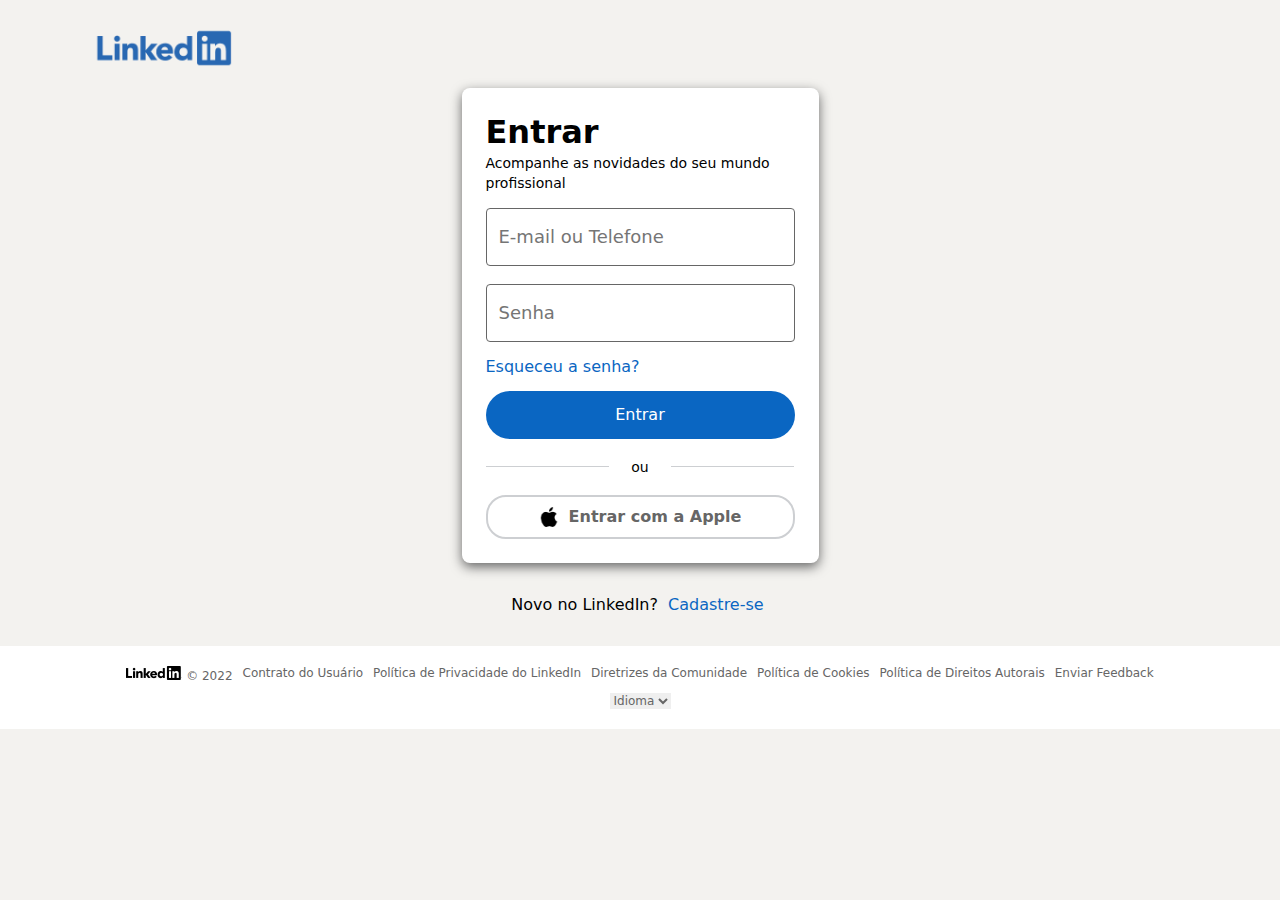
<file: index.html>
<!DOCTYPE html>
<html lang="pt-br">

<head>
    <meta charset="UTF-8">
    <meta http-equiv="X-UA-Compatible" content="IE=edge" />
    <meta name="viewport" content="width=device-width, user-scalable=0" />

    <!-- ICON LINKEDIN - ABA -->
    <link rel="shortcut icon" href="../assets/images/icon.png" type="image/x-icon" />

    <!-- CSS EXTERNO -->
    <link rel="stylesheet" href="assets/css/login.css">

    <title>Entrar ou Cadastrar-se no LinkedIn | LinkedIn</title>
</head>

<body>

    <header>
        <div class="container">
            <img src="assets/images/logo.png" alt="Logo LinkedIn">
        </div>
    </header>


    <section id="login">

        <div class="logar">

            <form action="pages/feed.html" method="get">

                <h1>Entrar</h1>
                <p>Acompanhe as novidades do seu mundo profissional</p>

                <input type="text" name="user" placeholder="E-mail ou Telefone" required />
                <input type="password" name="password" placeholder="Senha" minlength="6" maxlength="20" required />

                <a href="#" class="forgot-password">Esqueceu a senha?</a>

                <input type="submit" value="Entrar" />

            </form>



            <div class="option">
                <span class="line"></span>
                <span>ou</span>
                <span class="line"></span>
            </div>

            <div class="login">
                <a href="#" class="apple">
                    <div>
                        <img src="assets/images/apple-icon.png" alt="logo Apple" /> <span>Entrar com a Apple</span>
                    </div>
                </a>

            </div>



        </div>

    </section>

    <div class="register">Novo no LinkedIn? <a href="pages/cadastro.html">Cadastre-se</a></div>


    <footer>

        <div class="container">

            <nav>
                <ul>

                    <div class="logo-black-linkedin">

                        <img src="assets/images/linkedin-black.png" alt="Logo Linkedin Black">
                        &copy; 2022

                    </div>

                    <a href="#">
                        <li>Contrato do Usuário</li>
                    </a>

                    <a href="#">
                        <li>Política de Privacidade do LinkedIn</li>
                    </a>

                    <a href="#">
                        <li>Diretrizes da Comunidade</li>
                    </a>

                    <a href="#">
                        <li>Política de Cookies</li>
                    </a>

                    <a href="#">
                        <li>Política de Direitos Autorais</li>
                    </a>

                    <a href="#">
                        <li>Enviar Feedback</li>
                    </a>

                    <select name="language">
                        <option value="">Idioma</option>
                    </select>

                </ul>


            </nav>


        </div>



    </footer>



</body>

</html>
</file>
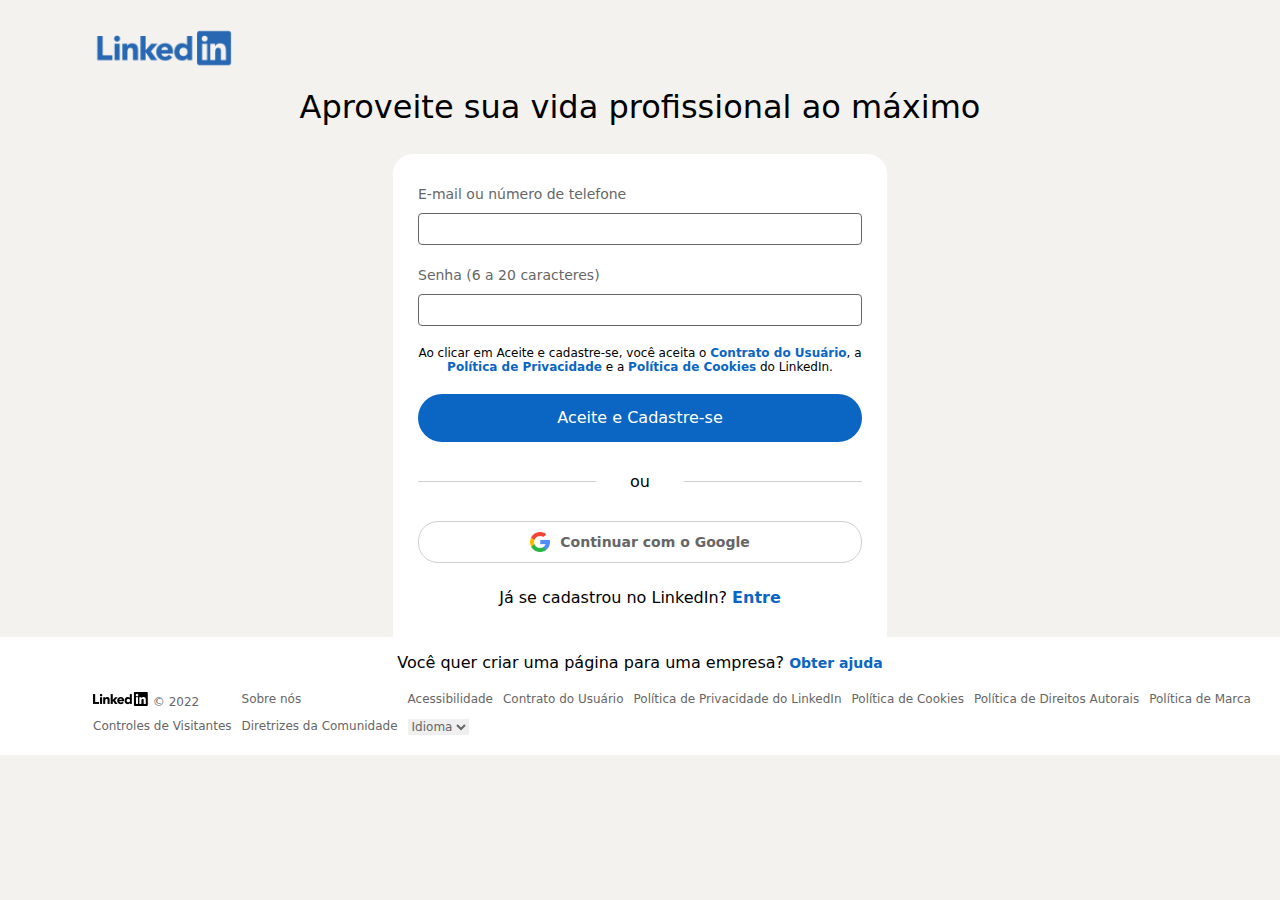
<file: pages/cadastro.html>
<!DOCTYPE html>
<html lang="pt-br">

<head>
    <meta charset="UTF-8" />
    <meta http-equiv="X-UA-Compatible" content="IE=edge" />
    <meta name="viewport" content="width=device-width, user-scalable=0" />

    <!-- ICON LINKEDIN - ABA -->
    <link rel="shortcut icon" href="../assets/images/icon.png" type="image/x-icon" />

    <!-- CSS EXTERNO -->
    <link rel="stylesheet" href="../assets/css/cadastro.css" />

    <title>Cadastre-se | LinkedIn</title>
</head>

<body>

    <header>
        <div class="container">
            <img src="../assets/images/logo.png" alt="Logo LinkedIn">
        </div>
    </header>

    <div class="registration-title">
        <h1>Aproveite sua vida profissional ao máximo</h1>
    </div>

    <section id="registration">

        <div class="register">

            <form action="" method="">
                <label for="user">E-mail ou número de telefone <br />
                    <input type="text" name="user" id="user" minlength="11" required />
                </label>
                <br />
                <label>Senha (6 a 20 caracteres) <br />
                    <input type="password" name="password" id="password" minlength="6" maxlength="20" required />
                </label>

                <p>Ao clicar em Aceite e cadastre-se, você aceita o <a href="">Contrato do Usuário</a>, a <a
                        href="">Política de Privacidade</a> e
                    a <a href="">Política de Cookies</a> do LinkedIn.</p>

                <input type="submit" value="Aceite e Cadastre-se" />

            </form>

            <div class="option">
                <span class="line"></span>
                <span>ou</span>
                <span class="line"></span>
            </div>

            <div class="login">
                <a href="#" class="google">
                    <div>
                        <img src="../assets/images/google-icon.png" alt="logo Google" /> <span>Continuar com o
                            Google</span>
                    </div>
                </a>

                <div class="linkedin">
                    <span>Já se cadastrou no LinkedIn? <a href="../index.html" class="login-link">Entre</a> </span>
                </div>

            </div>


        </div>


    </section>


    <div class="help-company">
        <p class="help">Você quer criar uma página para uma empresa? <a href="#">Obter ajuda</a></p>
    </div>


    <footer>

        <div class="container">

            <nav>
                <ul>

                    <div class="logo-black-linkedin">

                        <img src="../assets/images/linkedin-black.png" alt="Logo Linkedin Black">
                        &copy; 2022

                    </div>

                    <a href="#">
                        <li>Sobre nós</li>
                    </a>

                    <a href="#">
                        <li>Acessibilidade</li>
                    </a>

                    <a href="#">
                        <li>Contrato do Usuário</li>
                    </a>

                    <a href="#">
                        <li>Política de Privacidade do LinkedIn</li>
                    </a>

                    <a href="#">
                        <li>Política de Cookies</li>
                    </a>

                    <a href="#">
                        <li>Política de Direitos Autorais</li>
                    </a>

                    <a href="#">
                        <li>Política de Marca</li>
                    </a>

                    <a href="#">
                        <li>Controles de Visitantes</li>
                    </a>

                    <a href="#">
                        <li>Diretrizes da Comunidade</li>
                    </a>

                    <select name="language">
                        <option value="">Idioma</option>
                    </select>

                </ul>


            </nav>


        </div>



    </footer>



</body>

</html>
</file>
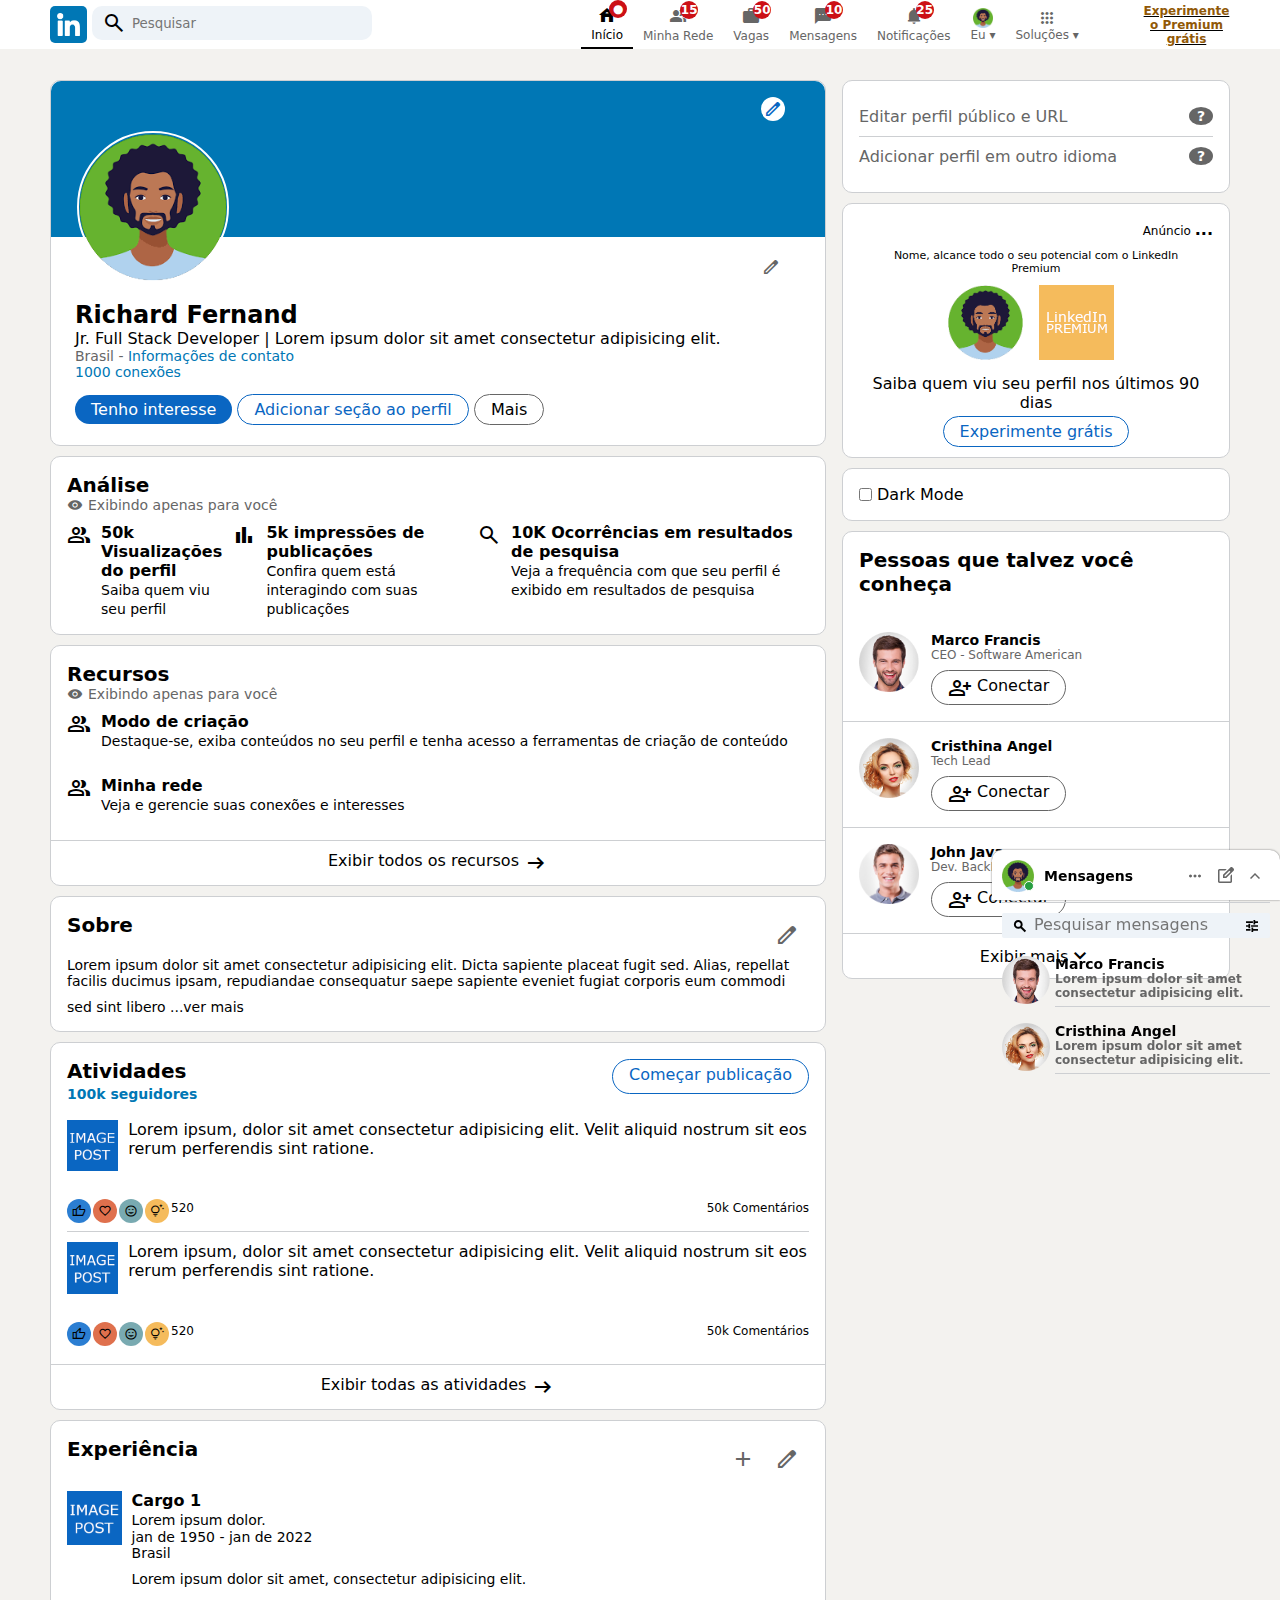
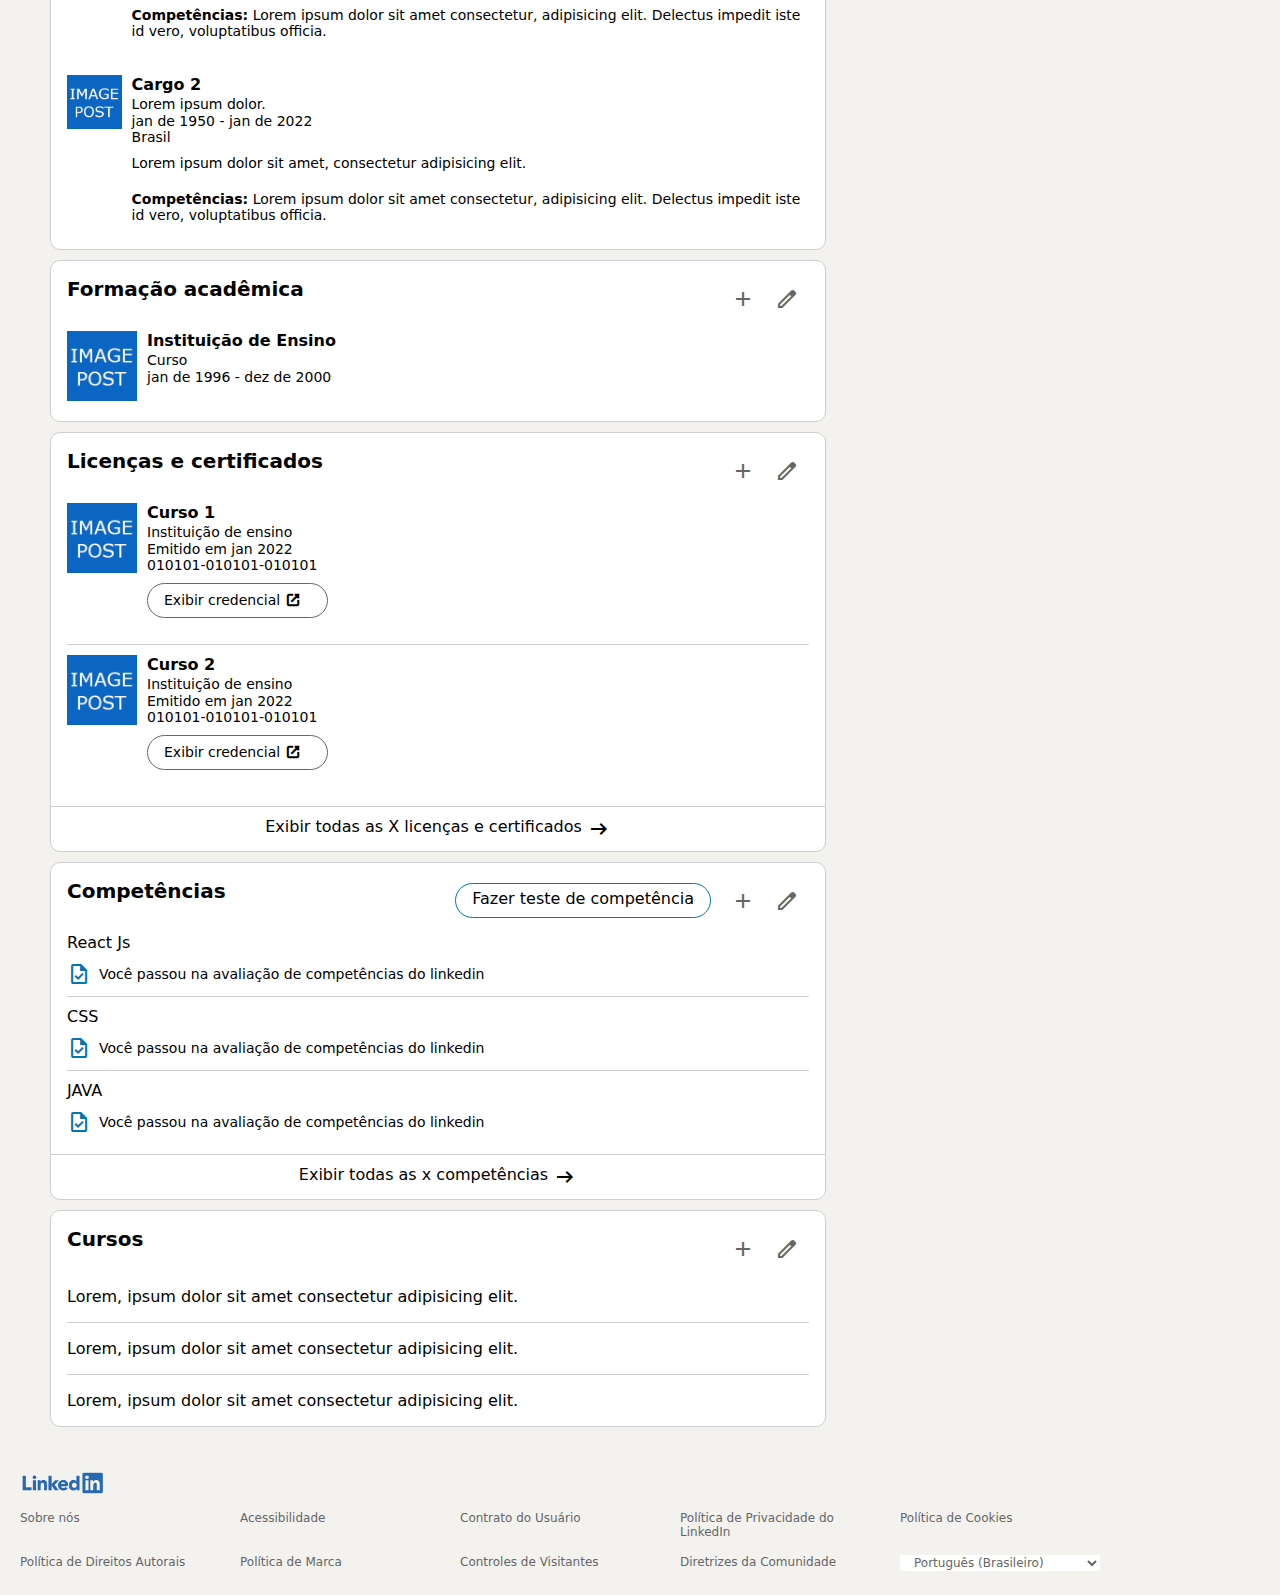
<file: pages/profile.html>
<!DOCTYPE html>
<html lang="pt-br">

<head>
    <meta charset="UTF-8" />
    <meta http-equiv="X-UA-Compatible" content="IE=edge" />
    <meta name="viewport" content="width=device-width, user-scalable=0" />

    <!-- ICON LINKEDIN - ABA -->
    <link rel="shortcut icon" href="../assets/images/icon.png" type="image/x-icon" />

    <!-- GOOGLE ICON -->
    <link rel="stylesheet"
        href="https://fonts.googleapis.com/css2?family=Material+Symbols+Outlined:opsz,wght,FILL,GRAD@20..48,100..700,0..1,-50..200" />

    <!-- CSS EXTERNO -->
    <link rel="stylesheet" href="../assets/css/profile.css" />

    <!-- JS EXTERNO -->
    <script src="../assets/js/script.js" defer></script>

    <title>Perfil | LinkedIn</title>
</head>

<body>


    <!-- CABEÇALHO -->
    <header>

        <div class="logo-search">

            <a href="feed.html">
                <div class="logo">
                    <!-- <img src="../assets/images/logo-feed.png" alt="" /> -->
                </div>
            </a>

            <!-- BOTÃO DE PESQUISA -->
            <div class="search">
                <form action="">
                    <!-- ICON LUPA -->
                    <span class="material-symbols-outlined">
                        search
                    </span>
                    <input type="search" name="search" placeholder="Pesquisar" />
                </form>
            </div>

        </div>




        <div class="menu">

            <nav>
                <a href="" class="active">
                    <div class="notifications">
                        <div class="notify">&#9679;</div>
                        <span class="material-symbols-outlined">
                            house
                        </span>
                    </div>
                    Início
                </a>
                <a href="">
                    <div class="notifications">
                        <div class="notify">15</div>
                        <span class="material-symbols-outlined">
                            group
                        </span>
                    </div>
                    Minha Rede
                </a>
                <a href="">
                    <div class="notifications">
                        <div class="notify">50</div>
                        <span class="material-symbols-outlined">
                            work
                        </span>
                    </div>
                    Vagas
                </a>
                <a href="#" class="msg">
                    <div class="notifications">
                        <div class="notify">10</div>
                        <span class="material-symbols-outlined">
                            sms
                        </span>
                    </div>
                    Mensagens
                </a>
                <a href="">
                    <div class="notifications">
                        <div class="notify">25</div>
                        <span class="material-symbols-outlined">
                            notifications
                        </span>
                    </div>
                    Notificações
                </a>
                <a href="">
                    <img src="../media/homem3.png" class="photo-user" alt="Foto Usuário" />
                    Eu &#9662;
                </a>

                <!-- <div class="solutions"> -->
                <a href="">
                    <span class="material-symbols-outlined">
                        apps
                    </span>
                    Soluções &#9662;
                </a>
                <!-- </div> -->


            </nav>
        </div>

        <div class="premium">
            <a href="">Experimente o Premium grátis</a>
        </div>


    </header>



    <div id="profile">

        <main>

            <!-- INFO USUÁRIO LOGADO -->
            <section class="profile-info">

                <div class="banner">

                    <button class="material-symbols-outlined">
                        edit
                    </button>

                    <img src="../media/homem3.png" alt="">

                </div>


                <div class="profile-user">

                    <!-- Icon para editar informações do usuário -->
                    <div class="edit-profile-user">
                        <button class="material-symbols-outlined">
                            edit
                        </button>

                    </div>



                    <h1>Richard Fernand</h1>

                    <p class="profile-user-title">Jr. Full Stack Developer | Lorem ipsum dolor sit amet consectetur
                        adipisicing elit.</p>

                    <div class="location-user">Brasil - <a href="" class="contact">Informações de contato</a></div>


                    <a href="" class="conections">1000 conexões</a>


                    <div class="links">
                        <a href="" class="btn btn-blue">Tenho interesse</a>
                        <a href="" class="btn btn-blue2">Adicionar seção ao perfil</a>
                        <a href="" class="btn">Mais</a>
                    </div>

                </div>



            </section>



            <!-- SEÇÃO ANÁLISE -->
            <section class="default-main">

                <div class="default-content-header">

                    <h2>Análise</h2>

                </div>

                <div class="info-add">

                    <span class="material-symbols-outlined">
                        visibility
                    </span>

                    Exibindo apenas para você
                </div>


                <!-- Área principal da seção -->
                <div class="default-content-body">

                    <div class="content">

                        <a href="">

                            <div class="icon">

                                <span class="material-symbols-outlined">
                                    group
                                </span>

                            </div>

                            <div class="text">
                                <h3>50k Visualizações do perfil</h3>
                                <span>Saiba quem viu seu perfil</span>

                            </div>

                        </a>

                    </div>

                    <div class="content">

                        <a href="">
                            <div class="icon">

                                <span class="material-symbols-outlined">
                                    bar_chart
                                </span>

                            </div>

                            <div class="text">
                                <h3>5k impressões de publicações</h3>
                                <span>Confira quem está interagindo com suas publicações</span>

                            </div>

                        </a>

                    </div>

                    <div class="content">

                        <a href="">
                            <div class="icon">

                                <span class="material-symbols-outlined">
                                    search
                                </span>

                            </div>

                            <div class="text">
                                <h3>10K Ocorrências em resultados de pesquisa</h3>
                                <span>Veja a frequência com que seu perfil é exibido em resultados de pesquisa</span>

                            </div>

                        </a>

                    </div>


                </div>


            </section>


            <!-- SEÇÃO RECURSOS -->
            <section class="default-main">

                <div class="default-content-header">

                    <h2>Recursos</h2>

                </div>

                <div class="info-add">

                    <span class="material-symbols-outlined">
                        visibility
                    </span>

                    Exibindo apenas para você
                </div>


                <!-- Área principal da seção -->
                <div class="default-content-body column">

                    <div class="content">

                        <a href="">

                            <div class="icon">

                                <span class="material-symbols-outlined">
                                    group
                                </span>

                            </div>

                            <div class="text">
                                <h3>Modo de criação</h3>
                                <span>Destaque-se, exiba conteúdos no seu perfil e tenha acesso a ferramentas de criação
                                    de conteúdo</span>

                            </div>

                        </a>

                    </div>

                    <div class="content">

                        <a href="">
                            <div class="icon">

                                <span class="material-symbols-outlined">
                                    group
                                </span>

                            </div>

                            <div class="text">
                                <h3>Minha rede</h3>
                                <span>Veja e gerencie suas conexões e interesses</span>

                            </div>

                        </a>

                    </div>

                </div>



                <div class="show-more">

                    <a href="">

                        Exibir todos os recursos

                        <span class="material-symbols-outlined">
                            arrow_right_alt
                        </span>

                    </a>

                </div>


            </section>




            <!-- SEÇÃO SOBRE -->
            <section class="default-main">

                <div class="default-content-header">

                    <h2>Sobre</h2>

                    <div class="icons">
                        <a href="">
                            <span class="material-symbols-outlined">
                                edit
                            </span>
                        </a>
                    </div>
                </div>


                <!-- Área principal da seção -->
                <div class="default-content-body">

                    <div class="content">

                        <p class="about-me">Lorem ipsum dolor sit amet consectetur adipisicing elit. Dicta sapiente
                            placeat fugit sed. Alias, repellat facilis ducimus ipsam, repudiandae consequatur saepe
                            sapiente eveniet fugiat corporis eum commodi sed sint libero <a href="">...ver mais</a></p>

                    </div>


                </div>

            </section>



            <!-- SEÇÃO ATIVIDADES -->
            <section class="default-main">

                <div class="default-content-header">

                    <h2>Atividades</h2>

                    <a href="" class="btn btn-blue2">Começar publicação</a>

                </div>

                <div class="info-add followers">
                    <a href="">100k seguidores</a>
                </div>


                <!-- Área principal da seção -->
                <div class="default-content-body column">

                    <div class="content border-bottom">

                        <a href="">
                            <div class="post-photo">

                                <img src="../media/img-post-user.png" alt="Foto post" />

                            </div>

                            <div class="text">

                                <p>
                                    Lorem ipsum, dolor sit amet consectetur adipisicing elit. Velit aliquid nostrum sit
                                    eos rerum perferendis sint ratione.
                                </p>

                            </div>

                        </a>

                        <!-- Interações / curtidas / comentários  -->
                        <div class="interactions">

                            <div class="likes">

                                <span class="material-symbols-outlined like">thumb_up_off</span>

                                <span class="material-symbols-outlined heart">
                                    favorite
                                </span>

                                <span class="material-symbols-outlined laugh">
                                    sentiment_very_satisfied
                                </span>

                                <span class="material-symbols-outlined idea">
                                    tips_and_updates
                                </span>


                                <!-- TOTAL INTERAÇÕES -->
                                <a href="">520</a>

                            </div>

                            <div class="interaction">
                                <a href="">50k Comentários</a>
                            </div>

                        </div>

                    </div>



                    <div class="content">

                        <a href="">
                            <div class="post-photo">

                                <img src="../media/img-post-user.png" alt="Foto post" />

                            </div>

                            <div class="text">

                                <p>
                                    Lorem ipsum, dolor sit amet consectetur adipisicing elit. Velit aliquid nostrum sit
                                    eos rerum perferendis sint ratione.
                                </p>

                            </div>

                        </a>

                        <!-- Interações / curtidas / comentários  -->
                        <div class="interactions">

                            <div class="likes">

                                <span class="material-symbols-outlined like">thumb_up_off</span>

                                <span class="material-symbols-outlined heart">
                                    favorite
                                </span>

                                <span class="material-symbols-outlined laugh">
                                    sentiment_very_satisfied
                                </span>

                                <span class="material-symbols-outlined idea">
                                    tips_and_updates
                                </span>


                                <!-- TOTAL INTERAÇÕES -->
                                <a href="">520</a>

                            </div>

                            <div class="interaction">
                                <a href="">50k Comentários</a>
                            </div>

                        </div>

                    </div>

                </div>


                <div class="show-more">

                    <a href="">

                        Exibir todas as atividades

                        <span class="material-symbols-outlined">
                            arrow_right_alt
                        </span>

                    </a>

                </div>


            </section>



            <!-- SEÇÃO EXPERIÊNCIA -->
            <section class="default-main">

                <div class="default-content-header">

                    <h2>Experiência</h2>

                    <div class="icons">
                        <a href="">
                            <span class="material-symbols-outlined">
                                add
                            </span>
                        </a>

                        <a href="">
                            <span class="material-symbols-outlined">
                                edit
                            </span>
                        </a>
                    </div>
                </div>



                <!-- Área principal da seção -->
                <div class="default-content-body column">

                    <div class="content">

                        <a href="">

                            <div class="company-logo">

                                <img src="../media/img-post-user.png" alt="company-logo">

                            </div>

                            <div class="experience">
                                <h3 class="office">Cargo 1</h3>
                                <span class="company">Lorem ipsum dolor.</span>
                                <div class="job-period">jan de 1950 - jan de 2022</div>
                                <div class="location">Brasil</div>


                                <div class="description">Lorem ipsum dolor sit amet, consectetur adipisicing elit.</div>

                                <div class="skills"><strong>Competências:</strong> Lorem ipsum dolor sit amet
                                    consectetur, adipisicing elit. Delectus impedit iste id vero, voluptatibus officia.
                                </div>

                            </div>



                        </a>

                    </div>


                    <div class="content">

                        <a href="">

                            <div class="company-logo">

                                <img src="../media/img-post-user.png" alt="company-logo">

                            </div>

                            <div class="experience">
                                <h3 class="office">Cargo 2</h3>
                                <span class="company">Lorem ipsum dolor.</span>
                                <div class="job-period">jan de 1950 - jan de 2022</div>
                                <div class="location">Brasil</div>


                                <div class="description">Lorem ipsum dolor sit amet, consectetur adipisicing elit.</div>

                                <div class="skills"><strong>Competências:</strong> Lorem ipsum dolor sit amet
                                    consectetur, adipisicing elit. Delectus impedit iste id vero, voluptatibus officia.
                                </div>

                            </div>



                        </a>

                    </div>




                </div>


            </section>


            <!-- SEÇÃO FORMAÇÃO ACADÊMICA -->
            <section class="default-main">

                <div class="default-content-header">

                    <h2>Formação acadêmica</h2>

                    <div class="icons">
                        <a href="">
                            <span class="material-symbols-outlined">
                                add
                            </span>
                        </a>

                        <a href="">
                            <span class="material-symbols-outlined">
                                edit
                            </span>
                        </a>
                    </div>
                </div>



                <!-- Área principal da seção -->
                <div class="default-content-body column">

                    <div class="content">

                        <a href="">

                            <div class="company-logo">

                                <img src="../media/img-post-user.png" alt="university-logo">

                            </div>

                            <div class="formation">
                                <h3 class="college">Instituição de Ensino</h3>
                                <span class="course">Curso</span>
                                <div class="course-period">jan de 1996 - dez de 2000</div>

                            </div>

                        </a>

                    </div>


                </div>


            </section>


            <!-- SEÇÃO LICENÇAS E CERTIFICADOS -->
            <section class="default-main">

                <div class="default-content-header">

                    <h2>Licenças e certificados</h2>

                    <div class="icons">
                        <a href="">
                            <span class="material-symbols-outlined">
                                add
                            </span>
                        </a>

                        <a href="">
                            <span class="material-symbols-outlined">
                                edit
                            </span>
                        </a>
                    </div>
                </div>



                <!-- Área principal da seção -->
                <div class="default-content-body column">

                    <div class="content border-bottom">

                        <a href="">

                            <div class="company-logo">

                                <img src="../media/img-post-user.png" alt="university-logo">

                            </div>

                            <div class="formation">
                                <h3 class="college">Curso 1</h3>
                                <span class="course">Instituição de ensino</span>
                                <div class="course-period">Emitido em jan 2022</div>
                                <div class="credential-code">010101-010101-010101</div>

                                <span class="btn credential-link">Exibir credencial

                                    <span class="material-symbols-outlined">
                                        open_in_new
                                    </span>

                                </span>

                            </div>

                        </a>

                    </div>


                    <div class="content">

                        <a href="">

                            <div class="company-logo">

                                <img src="../media/img-post-user.png" alt="university-logo">

                            </div>

                            <div class="formation">
                                <h3 class="college">Curso 2</h3>
                                <span class="course">Instituição de ensino</span>
                                <div class="course-period">Emitido em jan 2022</div>
                                <div class="credential-code">010101-010101-010101</div>

                                <span class="btn credential-link">Exibir credencial

                                    <span class="material-symbols-outlined">
                                        open_in_new
                                    </span>

                                </span>

                            </div>

                        </a>

                    </div>


                </div>



                <div class="show-more">

                    <a href="">

                        Exibir todas as X licenças e certificados

                        <span class="material-symbols-outlined">
                            arrow_right_alt
                        </span>

                    </a>

                </div>


            </section>


            <!-- SEÇÃO COMPETÊNCIAS -->
            <section class="default-main">

                <div class="default-content-header">

                    <h2>Competências</h2>

                    <div class="icons">

                        <a href="" class="btn btn-competence">Fazer teste de competência</a>

                        <a href="">
                            <span class="material-symbols-outlined">
                                add
                            </span>
                        </a>

                        <a href="">
                            <span class="material-symbols-outlined">
                                edit
                            </span>
                        </a>
                    </div>

                </div>


                <!-- Área principal da seção -->
                <div class="default-content-body column">

                    <!-- Engloba 1 competência -->
                    <div class="content-competence border-bottom">
                        <a href="">

                            <div class="competence-name">React Js</div>

                            <div class="text">

                                <span class="material-symbols-outlined">
                                    task
                                </span>

                                <span class="approved-text">Você passou na avaliação de competências do linkedin</span>

                            </div>

                        </a>

                    </div>


                    <div class="content-competence border-bottom">
                        <a href="">

                            <div class="competence-name">CSS</div>

                            <div class="text">

                                <span class="material-symbols-outlined">
                                    task
                                </span>

                                <span class="approved-text">Você passou na avaliação de competências do linkedin</span>

                            </div>

                        </a>

                    </div>


                    <div class="content-competence">
                        <a href="">

                            <div class="competence-name">JAVA</div>

                            <div class="text">

                                <span class="material-symbols-outlined">
                                    task
                                </span>

                                <span class="approved-text">Você passou na avaliação de competências do linkedin</span>

                            </div>

                        </a>

                    </div>






                </div>



                <div class="show-more">

                    <a href="">

                        Exibir todas as x competências

                        <span class="material-symbols-outlined">
                            arrow_right_alt
                        </span>

                    </a>

                </div>


            </section>



            <!-- SEÇÃO CURSOS -->
            <section class="default-main">

                <div class="default-content-header">

                    <h2>Cursos</h2>

                    <div class="icons">
                        <a href="">
                            <span class="material-symbols-outlined">
                                add
                            </span>
                        </a>

                        <a href="">
                            <span class="material-symbols-outlined">
                                edit
                            </span>
                        </a>
                    </div>
                </div>



                <!-- Área principal da seção -->
                <div class="default-content-body column">

                    <!-- Engloba 1 curso -->
                    <div class="course-text border-bottom">

                        Lorem, ipsum dolor sit amet consectetur adipisicing elit.

                    </div>


                    <div class="course-text border-bottom">

                        Lorem, ipsum dolor sit amet consectetur adipisicing elit.

                    </div>

                    <div class="course-text">

                        Lorem, ipsum dolor sit amet consectetur adipisicing elit.

                    </div>


                </div>


            </section>





        </main>


        <aside>


            <!-- Edição de perfil e adicionar perfil em outro idioma -->
            <div class="options-edit-profile">

                <div class="edit-profile border-bottom">

                    <a href="">Editar perfil público e URL</a>

                    <span class="icon-interrogation"
                        title="Veja e edite como o seu perfil é exibido para pessoas que estão fora do LinkedIn e o encontram com ferramentas de pesquisa (ex: Google, Bing).">?</span>


                </div>

                <div class="add-profile">

                    <a href="">Adicionar perfil em outro idioma</a>

                    <span class="icon-interrogation"
                        title="Um perfil em outro idioma ajuda seus contatos e recrutadores na região do seu interesse a encontrarem seu perfil no LinkedIn.">?</span>

                </div>


            </div>



            <!-- ANÚNCIO -->

            <div class="ad">

                <div class="ad-title">Anúncio <span>...</span></div>

                <div class="ad-body">
                    <div class="ad-text">Nome, alcance todo o seu potencial com o LinkedIn Premium
                    </div>

                    <div class="images">
                        <img src="../media/homem3.png" alt="Foto Usuário" />
                        <img src="../media/add-premium.png" alt="Foto Anúncio" />


                    </div>

                    <div class="know-more">Saiba quem viu seu perfil nos últimos 90 dias</div>


                    <a href="" class="btn btn-blue2">Experimente grátis</a>

                </div>

            </div>


            <!-- DARK MODE -->
            <div class="dark-mode-button">
                <label><input type="checkbox" id="switch" />Dark Mode</label>
            </div>



            <div class="people-might-know">

                <h2>Pessoas que talvez você conheça</h2>


                <!-- Engloba 1 usuário -->
                <div class="person-user border-bottom">

                    <div class="photo-user">
                        <img src="../media/homem1.png" />
                    </div>

                    <div class="person-data">
                        <span class="user-name">Marco Francis</span>
                        <span class="description">CEO - Software American</span>

                        <a href="" class="btn">
                            <span class="material-symbols-outlined">
                                person_add
                            </span>

                            Conectar</a>
                    </div>


                </div>


                <div class="person-user border-bottom">

                    <div class="photo-user">
                        <img src="../media/mulher1.png" />
                    </div>

                    <div class="person-data">
                        <span class="user-name">Cristhina Angel</span>
                        <span class="description">Tech Lead</span>

                        <a href="" class="btn">
                            <span class="material-symbols-outlined">
                                person_add
                            </span>

                            Conectar</a>
                    </div>

                </div>



                <div class="person-user border-bottom">

                    <div class="photo-user">
                        <img src="../media/homem2.png" />
                    </div>

                    <div class="person-data">
                        <span class="user-name">John Java</span>
                        <span class="description">Dev. BackEnd | Java | Spring Framework</span>

                        <a href="" class="btn">
                            <span class="material-symbols-outlined">
                                person_add
                            </span>

                            Conectar</a>
                    </div>


                </div>




                <!-- Expande a lista de usuários -->
                <a href="" class="show-more">
                    Exibir mais <span class="material-symbols-outlined">
                        expand_more
                    </span>

                </a>



            </div>

        </aside>

    </div>



    <footer>

        <div class="linkedin-logo">

            <a href="">
                <div class="logo"></div>
            </a>

        </div>

        <div class="container">

            <ul>

                <a href="#">
                    <li>Sobre nós</li>
                </a>

                <a href="#">
                    <li>Acessibilidade</li>
                </a>

                <a href="#">
                    <li>Contrato do Usuário</li>
                </a>

                <a href="#">
                    <li>Política de Privacidade do LinkedIn</li>
                </a>

                <a href="#">
                    <li>Política de Cookies</li>
                </a>

                <a href="#">
                    <li>Política de Direitos Autorais</li>
                </a>

                <a href="#">
                    <li>Política de Marca</li>
                </a>

                <a href="#">
                    <li>Controles de Visitantes</li>
                </a>

                <a href="#">
                    <li>Diretrizes da Comunidade</li>
                </a>

                <select name="language">
                    <option value="" disabled>Idioma</option>
                    <option value="" selected>Português (Brasileiro)</option>
                </select>

            </ul>



        </div>

    </footer>



    <!-- CHAT -->
    <div class="chat">

        <div class="chat-header">

            <div class="chat-user">
                <div class="chat-user">
                    <img src="../media/homem3.png" alt="Foto usuário" />
                </div>
                <span class="online"></span>
                <span>Mensagens</span>
            </div>

            <div class="chat-options">
                <span class="material-symbols-outlined">
                    more_horiz
                </span>
                <span class="material-symbols-outlined">
                    edit_square
                </span>
                <span class="material-symbols-outlined expand">
                    expand_less
                </span>
            </div>

        </div>


        <div class="search-message">

            <form action="">

                <span class="material-symbols-outlined search">search</span>

                <input type="search" name="buscar-msg" placeholder="Pesquisar mensagens" />

                <span class="material-symbols-outlined tune">
                    tune
                </span>

            </form>

        </div>


        <div class="chat-body">

            <!-- REPRESENTA 1 CONTATO -->
            <div class="user-message">

                <!-- Foto DO USUÁRIO/CONTATO DA MSG -->

                <div class="photo-user"><img src="../media/homem1.png" /></div>


                <!-- TRECHO DA MENSAGEM ENVIADA -->
                <div class="user-informations-message">
                    <h3>Marco Francis</h3>

                    <p>Lorem ipsum dolor sit amet consectetur adipisicing elit.</p>
                </div>

            </div>

            <div class="user-message">

                <!-- Foto DO USUÁRIO/CONTATO DA MSG -->

                <div class="photo-user"><img src="../media/mulher1.png" /></div>


                <!-- TRECHO DA MENSAGEM ENVIADA -->
                <div class="user-informations-message">
                    <h3>Cristhina Angel</h3>

                    <p>Lorem ipsum dolor sit amet consectetur adipisicing elit.</p>
                </div>

            </div>



        </div>

    </div>





</body>

</html>
</file>
<file: assets/css/login.css>
:root {
    --bg-color: #f3f2ef;
    --blue-logo: #0A66C2;
    --blue-hover: #004182;
    --color-error: #D13241;
    --color-success: #269E41;
    --color-border: #666666;
    --color-line: #cdcfd2;
}

* {
    margin: 0;
    padding: 0;
    box-sizing: border-box;
    font-family: system-ui, -apple-system, BlinkMacSystemFont, 'Segoe UI', Roboto, Oxygen, Ubuntu, Cantarell, 'Open Sans', 'Helvetica Neue', sans-serif;

    text-decoration: none;
}

html {
    font-size: 62.5%;
}

body {
    font-size: 1.6rem;
    background-color: var(--bg-color);
}

/* TAMANHO PADRÃO */
.container {
    display: flex;
    width: 109.4rem;

}

/* ALINHA O CONTEÚDO AO CENTRO */
header {
    display: flex;
    justify-content: center;
}

header img {
    width: 14rem;
}


/* SEÇÃO LOGIN */
#login {
    display: flex;
    justify-content: center;
    align-items: center;
    flex-direction: column;
}

/* DIV QUE ENGLOBA O FORM E ENTRAR COM APPLE */
#login .logar {
    max-width: 35.7rem;
    background-color: #fff;
    padding: 2.4rem;
    border-radius: 0.8rem;

    box-shadow: 0 0.4rem 1.2rem var(--color-border);

}


form {
    display: flex;
    flex-direction: column;
}

form h1 {
    font-size: 3.2rem;
    line-height: 4rem;
    margin-bottom: 0.1rem;
}

form p {
    font-size: 1.4rem;
    line-height: 2rem;
    margin-bottom: 1.5rem;
}

/* FORMATA TODOS OS INPUTS*/
[name="user"],
[name="password"] {
    font-size: 1.8rem;
    height: 5.2rem;
    padding: 2.8rem 1.2rem;
    margin-bottom: 1.8rem;

    border: 0.1rem solid var(--color-border);
    border-radius: 0.4rem;

}

[name="password"] {
    margin-bottom: 0;
}


form .forgot-password {
    font-size: 1.6rem;
    font-weight: 500;
    padding: 0.5rem;
    margin-top: 1rem;
    margin-bottom: 1rem;
    margin-left: -0.5rem;

    color: var(--blue-logo);
}

form a.forgot-password:hover {
    text-decoration: underline;
    width: max-content;
    padding: 0.5rem;
    border-radius: 1rem;
    background-color: #d0e8ff;

}

/* BOTÃO DE ENTRAR */
input[type=submit] {
    background-color: var(--blue-logo);
    color: #fff;
    font-size: 1.6rem;
    font-weight: 400;
    width: 100%;
    height: 4.8rem;
    margin: 0;
    border: none;
    border-radius: 2.4rem;
    cursor: pointer;
}

input[type=submit]:hover {
    background-color: var(--blue-hover);
}



/* ÁREA QUE MOSTRA O TEXTO "OU" COM DUAS UMA LINHA EM CADA LADO */
.logar .option {
    width: 100%;
    display: flex;
    justify-content: space-between;
    align-items: center;
    font-size: 1.4rem;
    margin-top: 2rem;
    margin-bottom: 2rem;

}

.option span {
    flex: 1;
    text-align: center;
}

#login span.line {
    flex: 2;
    background-color: var(--color-line);
    height: 0.1rem;
}


/* LOGIN COM APPLE */
.login a.apple {
    text-decoration: none;
    color: var(--color-border);
    font-weight: bold;

    width: 100%;
    margin-top: 3rem;
    margin-bottom: 2.5rem;
}

a.apple img {
    width: 2rem;
    margin-right: 1rem;
}

a.apple div {
    display: flex;
    justify-content: center;
    align-items: center;

    font-size: 1.6rem;
    border: 0.2rem solid var(--color-line);
    border-radius: 2rem;
    padding: 1rem;

    transition: all 0.2s;
}

.login a.apple div:hover {
    color: var(--blue-hover);
    border: 0.2rem solid rgba(0, 0, 0, 0.4);
}

.register {
    margin-top: 3.2rem;
    margin-bottom: 3.2rem;
    text-align: center;

}

.register a {
    padding: 0.5rem;
    color: var(--blue-logo);
    font-weight: 500;
    font-size: 1.6rem;
}

.register a:hover {
    padding: 0.5rem;
    border-radius: 1rem;
    background-color: #d0e8ff;
}


/* RODAPÉ */
footer {
    display: flex;
    justify-content: center;

    background-color: #fff;
    padding: 2rem;

}


ul .logo-black-linkedin {
    font-size: 1.2rem;
    color: var(--color-border);

}


.container nav {
    width: 100%;
}

/* ORGANIZAÇÃO DOS LINKS */
.container ul {

    display: flex;
    justify-content: center;
    flex-wrap: wrap;

    gap: 1rem;

}


.container li,
a,
select {
    list-style-type: none;
    text-decoration: none;

    font-size: 1.2rem;
    color: var(--color-border);

}

.container li:hover,
a:hover,
select:hover {
    text-decoration: underline;
    color: var(--blue-logo);

}

ul select {
    border: none;
    cursor: pointer;

}


/* RESPONSIVIDADE */

@media (max-width: 1115px) {

    html {
        font-size: 60%;
    }

    header img {
        padding-left: 2.4rem;
    }

}


@media (max-width: 770px) {

    footer {
        display: none;
    }

    body {
        background-color: transparent;
    }

 }



@media (max-width: 600px) {

    html {
        font-size: 55%;
    }

    #login .logar {
        box-shadow: none;
    }

}
</file>
<file: assets/css/cadastro.css>
:root {
    --bg-color: #f3f2ef;
    --blue-logo: #0A66C2;
    --blue-hover: #004182;
    --color-error: #D13241;
    --color-success: #269E41;
    --color-border: #666666;
    --color-line: #cdcfd2;
}

* {
    margin: 0;
    padding: 0;
    box-sizing: border-box;
    font-family: system-ui, -apple-system, BlinkMacSystemFont, 'Segoe UI', Roboto, Oxygen, Ubuntu, Cantarell, 'Open Sans', 'Helvetica Neue', sans-serif;
}

html {
    font-size: 62.5%;
}

body {
    font-size: 1.6rem;
    background-color: var(--bg-color);
}


/* TAMANHO PADRÃO */
.container {
    display: flex;
    width: 109.4rem;

}

/* ALINHA O CONTEÚDO AO CENTRO */
header {
    display: flex;
    justify-content: center;
}

header img {
    width: 14rem;
}

.registration-title h1 {
    width: 100%;
    font-weight: normal;
    font-size: 3.2rem;
    text-align: center;
    padding: 0 2rem;
}


/* ALINHA O CONTEÚDO AO CENTRO */
section#registration {
    display: flex;
    justify-content: center;
    margin-top: 2.8rem;

}

/* ÁREA QUE ENGLOBA O FORMULÁRIO E OPÇÕES DE LOGIN */
.register {
    background-color: #fff;
    padding: 3rem 2.5rem;
    border-radius: 2rem 2rem 0 0;

}

/* INÍCIO FORMATAÇÕES FORM E SEUS ELEMENTOS */
form {
    max-width: 44.4rem;
}

form label {
    font-size: 1.4rem;
    color: var(--color-border);
}


form a {
    font-weight: bold;
    text-decoration: none;
    color: var(--blue-logo);
}

form a:hover {
    text-decoration: underline;
}


input {
    width: 100%;
    height: 3.2rem;
    font-size: 1.4rem;
    border: 0.1rem solid var(--color-border);
    border-radius: 0.4rem;
    margin-top: 1rem;
    margin-bottom: 2rem;
    padding: 1rem;
}

/* VALIDAÇÃO INPUT USER E PASSWORD */
input:valid {
    border: 0.1rem solid var(--color-success);
}

form p {
    text-align: center;
    font-size: 1.2rem;
    margin-bottom: 2rem;
}

input[type=submit] {
    background-color: var(--blue-logo);
    color: #fff;
    font-size: 1.6rem;
    font-weight: 400;
    width: 100%;
    height: 4.8rem;
    margin: 0;
    border: none;
    border-radius: 2.4rem;
    cursor: pointer;
}

input[type=submit]:hover {
    background-color: var(--blue-hover);
}

/* ÁREA QUE MOSTRA O TEXTO "OU" COM DUAS UMA LINHA EM CADA LADO - VISÍVEL APENAS EM TELA > 1115px */
#registration .option {
    width: 100%;
    display: flex;
    justify-content: space-between;
    align-items: center;
    margin-top: 3rem;

}

.option span {
    flex: 1;
    text-align: center;
}

.option span.line {
    flex: 2;
    background-color: var(--color-line);
    height: 0.1rem;
}


/* OPÇÕES DE LOGIN */
.login {
    display: flex;
    flex-direction: column;
    align-items: center;
    width: 100%;
}

/* LOGIN COM GOOGLE */
.login a.google {
    text-decoration: none;
    color: var(--color-border);
    font-weight: bold;

    width: 100%;
    margin-top: 3rem;
    margin-bottom: 2.5rem;
}

.login a.google div:hover {
    color: var(--blue-hover);
}

a.google img {
    width: 2rem;
    margin-right: 1rem;
}

a.google div {
    display: flex;
    justify-content: center;
    align-items: center;

    font-size: 1.4rem;
    border: 0.1rem solid var(--color-line);
    border-radius: 2rem;
    padding: 1rem;
}

/* LOGIN LINKEDIN - USUÁRIOS CADASTRADOS */
.linkedin a.login-link {
    text-decoration: none;
    font-size: 1.6rem;
    font-weight: bold;
    color: var(--blue-logo);
}

.linkedin a.login-link:hover {
    text-decoration: underline;
}


/* RODAPÉ */
footer {
    display: flex;
    justify-content: center;

    background-color: #fff;
    padding: 2rem;

}

.help-company {
    display: flex;
    justify-content: center;
    background-color: #fff;
}


.help-company p.help {
    width: 100%;
    text-align: center;
    padding: 1.6rem 0 0 0;
}

.help-company p.help a {

    /* text-align: center; */
    font-size: 1.4rem;
}

.help-company a {
    color: var(--blue-logo);
    font-weight: 600;

}


ul .logo-black-linkedin {
    font-size: 1.2rem;
    color: var(--color-border);

}


.container nav {
    width: 100%;
}

/* ORGANIZAÇÃO DOS LINKS */
.container ul {
    display: grid;

    grid-template-columns: repeat(8, 1fr);
    column-gap: 1rem;
    row-gap: 1rem;
}


.container li,
a,
select {
    list-style-type: none;
    text-decoration: none;
    width: max-content;
    font-size: 1.2rem;
    color: var(--color-border);

}

.container li:hover,
a:hover,
select:hover {
    text-decoration: underline;
    color: var(--blue-logo);

}

ul select {
    border: none;
    cursor: pointer;

}


/* RESPONSIVIDADE */
@media (max-width: 1115px) {

    body {
        background-color: #fff;
    }

    header img {
        width: 14rem;
        padding-left: 2.4rem;
    }

    form p {
        margin-bottom: 0;
    }


    #registration .option {
        display: none;
    }


    .container ul {
        grid-template-columns: repeat(2, 1fr);

        row-gap: 2rem;
        padding: 2.4rem 1.6rem;
    }

}

@media (max-width: 600px) {

    html {
        font-size: 55%;
    }


}
</file>
<file: assets/css/profile.css>
:root {
    --icon-logo-blue: url('../images/icon-blue.png');

    --bg-body: #f3f2ef;
    --bg-header: #fff;


    --bg-link-hover: #EBEBEB;

    --color-main: #000;
    --color-secondary: #666;

    --bg-search: #eef3f8;

    /* BG NOTIFY ICON */
    --bg-notify: #CC1016;
    --text--color-notify: #fff;


    --color-premium: #915907;
    --color-premium-hover: #5c3905;


    --color-logo: #0077B5;
    --link-blue: #0077B5;


    /* MAIN - POST-TYPE*/
    --color-icon-photo: #70b5f9;
    --color-icon-video: #7fc15e;
    --color-icon-event: #e7a33e;
    --color-icon-article: #f5987e;


    /* POST - INTERACTIONS - ACTIONS */
    --color-icon-like: #2B7ED2;
    --color-icon-aplause: #5C9C42;
    --color-icon-heart: #DF704D;
    --color-icon-laugh: #79AAB1;
    --color-icon-idea: #f5bb5c;


    /* ASIDE RIGHT */
    --color-button: #0a66c2;

    /* HOVER BTN MODAL */
    --bg-btn-hover: #004182;


    /* --color-error: #D13241;
    --color-success: #269E41; */

    --color-line: #cdcfd2;

    --radius-feed: 1rem;


    /* RODAPÉ */
    /* logo linkedin */
    --logo-default: url('../images/logo.png');
}


.dark-mode:root {
    --icon-logo-blue: url('../images/icon-black.png');

    --bg-body: #000000;
    --bg-header: #1D2226;
    --color-main: #E9E9EA;

    --bg-link-hover: #ebebeb10;

    --color-secondary: #75787a;
    --bg-search: #38434f;

    --color-premium: #e7a33e;
    --color-premium-hover: #F8C77E;


    --color-logo: #e9e9ea;
    --link-blue: #55b5f9;

    --color-line: #383d40;

    /* ASIDE RIGHT */
    --color-button: #70b5f9;


    /* RODAPÉ */
    /* logo linkedin */
    --logo-default: url('../images/logo-white.png');
}


* {
    margin: 0;
    padding: 0;
    box-sizing: border-box;
    text-decoration: none;
    font-family: system-ui, -apple-system, BlinkMacSystemFont, 'Segoe UI', Roboto, Oxygen, Ubuntu, Cantarell, 'Open Sans', 'Helvetica Neue', sans-serif;
}



html {
    font-size: 62.5%;
}

body {
    background-color: var(--bg-body);
    font-size: 1.6rem;
}


.container {
    max-width: 124rem;
    width: 100%;
}

.flex {
    display: flex;
}


header {
    width: 100vw;
    padding: 0 5rem;

    display: flex;
    justify-content: space-between;
    align-items: center;

    background-color: var(--bg-header);

    position: fixed;
    top: 0;
    left: 0;
    right: 0;
    z-index: 999;

}


header .logo-search {
    display: flex;
}

/* TAMANHO ÁREA LOGO */
header .logo {
    width: 3.7rem;
    height: 3.7rem;
    border-radius: 0.5rem;
    background-color: var(--color-logo);
    background-image: var(--icon-logo-blue);
    background-size: cover;
    background-position: center;

    font-size: 1.6rem;
    color: var(--bg-body);

    display: flex;
    justify-content: center;
    align-items: center;

    margin-right: 0.5rem;
}


/* INPUT DE PESQUISA - ÁREA*/
header .search {
    width: 43.5rem;
}

/* COLOCA O ICON LUPA DENTRO DO INPUT SEARCH */
header .search .material-symbols-outlined {
    position: absolute;
    padding: 0.5rem 1rem;
    color: var(--color-main);
}

header .search input {
    background-color: var(--bg-search);
    color: var(--color-main);
    width: 28rem;
    height: 3.4rem;
    padding: 0 0.8rem 0 4rem;
    border-radius: 1rem;
    border: 0;

    transition: all .5s;

}

/* INPUT FOCADO - AUMENTA LARGURA */
header .search input:focus {
    width: 90%;
}



/* TAMANHO PADRÃO PARA OS ICONS */
.menu nav .material-symbols-outlined {
    font-size: 2rem;

    /* DEIXA O ICON COM PREENCHIMENTO */
    font-variation-settings:
        'FILL' 1,
        'wght' 400
}


nav {
    max-height: 6rem;
    display: flex;
    align-items: center;
}



/* ESTILIZAÇÃO LINKS NAV */
.menu nav a {
    width: max-content;
    display: inline-flex;
    flex-direction: column;

    align-items: center;

    font-size: 1.2rem;
    color: var(--color-secondary);

    padding: 0.5rem 1rem;

    border-bottom: 0.2rem solid none;

}

.menu nav a:hover {
    color: var(--color-main);
}

.menu nav a.active {
    color: var(--color-main);
    border-bottom: 0.2rem solid var(--color-main);

}


/* NOTIFICAÇÕES */
a .notifications {
    position: relative;
}



/* PERMITE POSICIONAR A NOTIFICAÇÃO EM QUALQUER ÁREA SOBRE/AO REDOR DO ICON */
a .notifications .notify {
    display: inline-flex;
    justify-content: center;
    align-items: center;
    background-color: var(--bg-notify);
    color: var(--text--color-notify);

    font-size: 1.2rem;
    font-weight: bold;

    width: 1.8rem;
    height: 1.8rem;

    padding: 0.5rem;
    border-radius: 0.9rem;


    position: absolute;
    top: -0.5rem;
    right: -1rem;
}


/* .menu nav a.photo-user {
    padding-right: 5rem;
} */

.menu nav img.photo-user {
    width: 2rem;
}



.menu nav .solutions {
    display: inline-flex;
    flex-direction: column;
    align-items: center;
    padding-left: 1rem;
    color: var(--color-secondary);
    border-left: 0.1rem solid var(--color-line);
}

/* ÁREA DO LINK PREMIUM */
header .premium {
    width: 8.7rem;
    font-size: 1.2rem;
    font-weight: bold;
    text-align: center;

    text-decoration: underline;
}

header .premium a {
    color: var(--color-premium);

}

header .premium a:hover {
    color: var(--color-premium-hover);

}




#profile {
    display: grid;
    grid-template-columns: 8fr 4fr;

    gap: 1.6rem;
    padding: 0 5rem;
    margin-top: 8rem;

}


/* INFO. USUÁRIO LOGADO */

main .profile-info {
    border: 0.1rem solid var(--color-line);
    border-radius: var(--radius-feed);
    background-color: var(--bg-header);
}

/* Banner */
.profile-info .banner {

    background-color: var(--color-logo);
    border-radius: 1rem 1rem 0 0;
    position: relative;
}

/* Botão para mudar foto do banner */
.profile-info .material-symbols-outlined {

    background-color: #fff;
    font-size: 2rem;
    color: #0a66c2;
    border: 0;
    border-radius: 50%;
    padding: 0.2rem;

    position: absolute;
    top: 1.6rem;
    right: 4rem;

    cursor: pointer;

}

.profile-info .banner .material-symbols-outlined:hover {
    color: #004182;
}

/* Foto perfil */
.profile-info .banner img {
    width: 15.2rem;
    height: 15.2rem;

    border: 0.2rem solid var(--bg-header);
    border-radius: 50%;

    position: relative;
    top: 5rem;
    left: 2.6rem;
}


/* SEÇÃO COM INFORMAÇÕES SOBRE O USUÁRIO */

.profile-info .profile-user {
    padding: 0 2.4rem;
}

.profile-user .edit-profile-user {
    width: 100%;
    text-align: end;

    /* padding: 2rem; */
}

/* Botão para edição de dados do usuário */
.profile-user .edit-profile-user button {
    color: var(--color-secondary);

    position: relative;
    top: 1rem;
    right: 1rem;

    padding: 1rem;

}

.profile-user .edit-profile-user button:hover {
    background-color: var(--color-line);
}


.profile-user h1 {
    color: var(--color-main);
    font-size: 2.4rem;

    margin-top: 2.4rem;
}

.profile-user .profile-user-title {
    font-size: 1.6rem;
    color: var(--color-main);
}

.profile-user .location-user {
    color: var(--color-secondary);
    font-size: 1.4rem;
}

.profile-user .contact,
.conections {
    display: block;
    font-size: 1.4rem;
    color: var(--link-blue);
    font-weight: 500;
}

.profile-user .contact {
    display: inline-block !important;

}

.profile-user .conections {
    margin-bottom: 2rem;
}

.profile-user .contact:hover,
.conections:hover {
    text-decoration: underline;
}


.links {
    padding-bottom: 2.6rem;
}


/* BOTÃO PADRÃO PARA TODA A PÁGINA */
.btn {
    width: max-content;
    height: 3.5rem;

    color: var(--color-main);
    font-weight: 500;

    border: 0.1rem solid var(--color-secondary);
    border-radius: 2rem;
    padding: 0.5rem 1.6rem;

}

.btn:hover {
    background-color: var(--color-line);
}


.btn-blue {
    background-color: var(--color-button) !important;
    color: #fff !important;
    border: 0 !important;
}

.btn-blue:hover {
    background-color: var(--bg-btn-hover) !important;
}

.btn-blue2 {
    color: var(--color-button);
    border-color: var(--color-button) !important;
}

.btn-blue2:hover {
    background-color: rgba(0, 119, 181, 0.2) !important;
}



/* SEÇÕES */
.default-main {
    background-color: var(--bg-header);
    border: 0.1rem solid var(--color-line);
    border-radius: var(--radius-feed);
    margin-top: 1rem;
}


.default-content-header {
    display: flex;
    justify-content: space-between;
    padding: 1.6rem 1.6rem 0 1.6rem;
}

.default-content-header h2 {
    font-size: 2rem;
    color: var(--color-main);
}


.default-content-header .icons {
    display: flex;
    align-items: center;
}

.default-content-header .icons a .material-symbols-outlined {
    font-size: 2.4rem;
    color: var(--color-secondary);
    padding: 1rem;
    border-radius: 50%;
}

.default-content-header .icons a .material-symbols-outlined:hover {
    background-color: var(--bg-link-hover);

}




.default-main .info-add {
    display: flex;
    align-items: center;

    padding: 0 1.6rem;
    gap: 0.5rem;

    color: var(--color-secondary);
    font-size: 1.4rem;
}


.default-main .info-add .material-symbols-outlined {
    font-size: 1.6rem;

    /* DEIXA O ICON COM PREENCHIMENTO */
    font-variation-settings:
        'FILL' 1,
        'wght' 400
}


.default-content-body {
    display: flex;
    justify-content: space-between;
    padding: 0 1.6rem;
}

/* Engloba um conteúdo completo */
.default-content-body .content a {
    flex: 1;
    display: flex;
    color: var(--color-main);

    margin-top: 1rem;
    padding-bottom: 1.6rem;
}

/* Muda a direção do Flex para COLUMN */
.column {
    display: flex;
    flex-direction: column;
}


/* Icons */
.default-content-body .content a .material-symbols-outlined {
    font-size: 2.4rem;
    padding-right: 1rem;
}

/* Título */
.default-content-body .content a h3 {
    font-size: 1.6rem;
    font-weight: 600;
}

.default-content-body .content a h3:hover {
    color: var(--link-blue);
    text-decoration: underline;
}

/* descrição */
.default-content-body .content span {
    font-size: 1.4rem;
}


/* Exibir mais */
.default-main .show-more a {

    display: flex;
    justify-content: center;

    margin-top: 1rem;
    padding: 1rem 0;
    gap: 0.5rem;

    font-size: 1.6rem;
    font-weight: 500;
    color: var(--color-main);

    border-top: 0.1rem solid var(--color-line);
}

.default-main .show-more a:hover {
    background-color: var(--color-line);
}


/* SEÇÃO SOBRE */
.default-content-body p.about-me {
    font-size: 1.4rem;
    color: var(--color-main);
}

.default-content-body p.about-me a {
    display: inline-flex;
    font-size: 1.4rem;
}

.default-content-body p.about-me a:hover {
    color: var(--link-blue);
}


/* SEÇÃO ATIVIDADES */
.followers a {
    font-size: 1.4rem;
    color: var(--link-blue);
    font-weight: bold;

    line-height: 0;
    padding-bottom: 1.6rem;
}

.followers a:hover {
    text-decoration: underline;
}

.content a .post-photo {
    /* display: flex; */
    width: 8rem;

    padding-right: 1rem;

}

.content a .post-photo img {
    width: 100%;
}


/* ICONS DE INTERAÇÕES/CURTIDAS */
.content .interactions {
    display: flex;
    justify-content: space-between;
}


.content .likes {
    display: flex;
    align-items: center;
    justify-content: center;

    gap: 0.2rem;
    cursor: pointer;
}

/* CURTIDAS - COMENTÁRIOS - COMPARTILHAMENTOS */
.interactions a {

    font-size: 1.2rem;
    color: var(--color-secondary);
}

.interactions a:hover {
    text-decoration: underline;
    color: var(--link-blue);
}



/* Icons de interações - curtida, amei, etc. */
.likes .material-symbols-outlined {
    padding: 0.5rem;
    border-radius: 50%;
    color: var(--color-main);
}

.likes .material-symbols-outlined:hover {
    text-decoration: none;
    transform: scale(1.1);
}


.likes .like {
    background-color: var(--color-icon-like);
}


.likes .heart {

    background-color: var(--color-icon-heart);
}

.likes .laugh {

    background-color: var(--color-icon-laugh);
}

.likes .idea {
    background-color: var(--color-icon-idea);
}



.border-bottom {
    border-bottom: 0.1rem solid var(--color-line);
}




/* SEÇÃO EXPERIÊNCIA */
.content a .company-logo {
    width: 8rem;

    padding-right: 1rem;

}

.content a .company-logo img {
    width: 100%;
}


/* Empresa, período de trabalho e local de trabalho */
.content a .company {
    color: var(--color-main);
}

.content a .company,
.job-period,
.location {
    font-size: 1.4rem;
}

/* Descrição do que faz/fazia no cargo + competências */
.content a .description,
.skills {
    font-size: 1.4rem;
    padding: 1rem 0;
}




/* SEÇÃO FORMAÇÃO ACADÊMICA */
.content a .course {
    color: var(--color-main);
}

.content a .course,
.course-period {
    font-size: 1.4rem;
}




/* SEÇÃO LICENÇAS E CERTIFICADOS */

.formation .credential-code {
    font-size: 1.4rem;
}

.formation .credential-code {
    font-size: 1.4rem;
}

.formation .credential-link {
    display: flex;
    align-items: center;
    color: var(--color-main);
    margin: 1rem 0;
    gap: 0.5rem;
}

/* Icon botão - Exibir credencial */
.formation .credential-link .material-symbols-outlined {
    font-size: 1.6rem !important;
    font-weight: bold;
}



/* COMPETÊNCIAS */

/* Botão de teste competência */
.btn-competence {
    color: var(--color-main);
    border-color: var(--link-blue);
    margin-right: 1rem;
}

.btn-competence:hover {
    background-color: var(--bg-search);
}

.content-competence {
    padding: 1rem 0;
}

.content-competence .competence-name {
    font-size: 1.6rem;
    color: var(--color-main);
    font-weight: 500;
    margin-bottom: 1rem;
}

.content-competence .competence-name:hover {
    color: var(--link-blue);
    text-decoration: underline;
}


.default-content-body .content-competence .text {
    display: flex;
    align-items: center;
    gap: 0.8rem;
    font-size: 1.4rem;
    color: var(--color-main);
}

.default-content-body .content-competence .text .approved-text:hover {
    color: var(--link-blue);
    text-decoration: underline;
}

.default-content-body .content-competence .text .material-symbols-outlined {
    font-size: 2.4rem;
    color: var(--link-blue);
}



/* SEÇÃO CURSOS */

.default-content-body .course-text {
    font-size: 1.6rem;
    color: var(--color-main);
    font-weight: 500;
    padding: 1.6rem 0;
}











/* ASIDE */

.options-edit-profile {
    background-color: var(--bg-header);
    border: 0.1rem solid var(--color-line);
    border-radius: var(--radius-feed);

    padding: 1.6rem;
}

.options-edit-profile .edit-profile,
.add-profile {
    display: flex;
    justify-content: space-between;
    padding: 1rem 0;
}

.options-edit-profile a {
    color: var(--color-secondary);
    font-size: 1.6rem;
    font-weight: 500;
}

.options-edit-profile a:hover {
    text-decoration: underline var(--link-blue);
}


.options-edit-profile .icon-interrogation {
    width: max-content;
    height: max-content;

    background-color: var(--color-secondary);
    font-size: 1.4rem;
    display: inline-block;
    color: var(--bg-header);
    font-weight: bold;
    padding: 0.1rem 0.8rem;
    border-radius: 50%;

    cursor: default;

}




/* ANÚNCIO */
aside .ad {
    background-color: var(--bg-header);
    border: 0.1rem solid var(--color-line);
    border-radius: var(--radius-feed);
    padding: 1.6rem;
    margin-top: 1rem;
}

.ad .ad-title {
    text-align: end;
    font-size: 1.2rem;
    color: var(--color-main);
}

.ad .ad-title span {
    font-size: 1.6rem;
    font-weight: bold;
    cursor: pointer;
}

.ad-body {
    text-align: center;
}

.ad-body .ad-text {
    color: var(--color-main);
    font-size: 1.1rem;
    text-align: center;
    margin: 1rem;
}

.ad-body .images {
    width: 100%;
    text-align: center;
}

.ad-body .images img {
    width: 7.5rem;
    height: 7.5rem;
    margin-right: 1rem;

}

.ad-body .know-more {
    font-size: 1.6rem;
    color: var(--color-main);
    text-align: center;
    margin: 1rem 0;

}

.ad-body .button {

    display: inline-block;

    font-size: 1.5rem;
    font-weight: bold;
    color: var(--color-button);
    text-align: center;

    border: 0.1rem solid var(--color-button);
    border-radius: 2rem;
    padding: 1rem 1.6rem;
    margin: 1rem 1.6rem;

}

.ad-body .button:hover {
    background-color: #55b5f923;
}




/* PESSOAS QUE TALVEZ CONHEÇA */

aside .people-might-know {
    background-color: var(--bg-header);
    border: 0.1rem solid var(--color-line);
    border-radius: var(--radius-feed);

    margin-top: 1rem;

}

.people-might-know h2 {
    font-size: 2rem;
    color: var(--color-main);

    padding: 1.6rem 1.6rem 0 1.6rem;
    margin-bottom: 2rem;
}

.person-user {
    display: flex;
    padding: 1.6rem 1.6rem 0 1.6rem;
    flex: 1;

}


/* Foto usuário */
.person-user .photo-user {
    width: 6rem;
    height: 6rem;
    margin-right: 1.2rem;
}

.person-user .photo-user img {
    width: 100%;
}


/* Nome e descrição */
.person-user .user-name {
    display: block;
    font-size: 1.4rem;
    font-weight: bold;
    color: var(--color-main);
}

.person-user .description {
    display: block;
    font-size: 1.2rem;
    color: var(--color-secondary);
}

.person-user .btn {
    display: flex;
    gap: 0.5rem;
    margin: 0.8rem 0 1.6rem 0;

}


.people-might-know .show-more {
    display: flex;
    justify-content: center;
    align-items: center;

    font-size: 1.6rem;
    font-weight: 500;
    color: var(--color-main);
    cursor: pointer;

    padding: 1rem;

}

.people-might-know .show-more:hover {
    background-color: var(--color-line);

}



/* RODAPÉ */
footer {

    display: flex;
    flex-direction: column;
    align-items: center;

    padding: 2.4rem 0;

}

footer .linkedin-logo {
    max-width: 124rem;
    width: 100%;
}

footer .linkedin-logo .logo {
    width: 8.4rem;
    height: 6rem;

    /* background: #2B7ED2; */
    background-image: var(--logo-default);
    background-position: center;
    background-size: contain;
    background-repeat: no-repeat;
}






.container ul {
    display: grid;
    grid-template-columns: repeat(auto-fill, 20rem);
    gap: 1.6rem 2rem;

}

.container ul,
li {
    list-style: none;
}



footer ul a {
    color: var(--color-secondary);
    font-size: 1.2rem;
}


footer ul a:hover {
    text-decoration: underline;
    color: var(--link-blue);
}

footer ul select {
    font-size: 1.2rem;
    color: var(--color-secondary);
    background-color: var(--bg-header);
    border: 0.1 rem solid var(--color-secondary);
    padding: 0 1rem;
}














/* DARK-MODE */
.dark-mode-button {
    background-color: var(--bg-header);
    color: var(--color-main);

    border: 0.1rem solid var(--color-line);
    border-radius: var(--radius-feed);
    padding: 1.6rem;
    margin-top: 1rem;

}

.dark-mode-button label {
    display: flex;
    gap: 0.5rem;

}





/* CHAT */
.chat {
    background-color: var(--bg-header);
    width: 28.8rem;

    height: 5rem;
    font-size: 1.4rem;
    color: var(--color-main);
    font-weight: 600;


    padding: 1rem;
    border-radius: 1rem 1rem 0 0;

    box-shadow: 0rem -0rem 0.2rem var(--color-secondary);

    position: fixed;
    bottom: 0;
    right: 0;

    z-index: 999;

    cursor: pointer;

    transition: all 0.5s;
}

.showChat {
    height: 40rem;
}

.chat .chat-header {
    width: 100%;
    display: flex;
    justify-content: space-between;

    padding-bottom: 1rem;
    border-bottom: 0.1rem solid var(--color-line);

}

/* Engloba foto e texto msg */
.chat-header .chat-user {
    display: flex;
    align-items: center;
    gap: 0 1rem;

}

/* AVATAR DO USUÁRIO */
.chat-header .chat-user img {
    width: 3.2rem;
    height: 3.2rem;
}


.chat-user .online {
    width: 1rem;
    height: 1rem;
    background-color: #269E41;
    border: 0.1rem solid #fff;
    border-radius: 50%;

    margin-top: 2rem;
    margin-left: -2rem;
}


.chat-options {
    flex: 1;
    display: flex;
    justify-content: end;
    align-items: center;
    /* gap: 1.6rem; */

    color: var(--color-secondary);



}

.chat-options .material-symbols-outlined {
    font-size: 2rem;
    padding: 0.5rem;
    border-radius: 50%;
    cursor: pointer;
}

.chat-options .material-symbols-outlined:hover {
    background-color: var(--color-line);
    font-size: 2rem;
}



/* PESQUISA MENSAGEM */
.search-message form {
    display: flex;
    align-items: center;
    justify-content: center;

    padding: 1rem 0;

}

.search-message form input {
    width: 100%;
    background-color: var(--bg-search);
    color: var(--color-main);

    border: 0;
    border-radius: 0.2rem;
    padding: 0.5rem 3.2rem;
}

.search-message form input::placeholder {
    font-size: 1.6rem;
}

.search-message form span {
    font-size: 1.6rem;
    font-weight: bold;

}

.search-message form span.search {
    position: absolute;
    left: 2rem;
}

.search-message form span.tune {
    position: absolute;
    right: 2rem;
}



/* REPRESENTA 1 CONTATO */
.chat .chat-body .user-message {
    display: flex;
    gap: 0.5rem;

    padding: 0.8rem 0;
}


.chat-body .photo-user img {
    width: 4.8rem;
    height: 4.8rem;
}

.chat-body .user-informations-message h3 {
    font-size: 1.4rem;
    color: var(--color-main);
}

.chat-body .user-informations-message p {
    font-size: 1.2rem;
    color: var(--color-secondary);
}

.user-informations-message {
    border-bottom: 0.1rem solid var(--color-line);
    padding-bottom: 0.5rem;
}




.display-block {
    display: block;
}






/* RESPONSIVIDADE */

@media (max-width: 991px) {

    /* Oculta input de busca */
    header .search {
        display: none;
    }


}



/* 1 COLUNA GRID VAI COLANDO NAS LATERAIS */
@media (max-width: 767px) {

    html {
        font-size: 60%;
    }

    header {
        padding: 0.5rem 1rem 0 0.5rem;
    }

    /* OCULTA O TEXTO DOS LINKS */
    .menu nav a {
        font-size: 0;
    }


    #profile {
        grid-template-columns: 1fr;

        gap: 1.6rem;
        padding: 0 5rem;
        margin-top: 6rem;

    }


    /* Oculta o chat */
    .chat {
        display: none;
    }

}




@media (max-width: 600px) {

    html {
        font-size: 58%;
    }

    header {
        padding: 0.5rem 1rem 0 0.5rem;
    }

    /* TAMANHO ÁREA LOGO */
    header .logo {
        width: 2.8rem;
        height: 2.8rem;
    }

    /* Oculta link de Experimentar linkedin Premium e botão de soluções */
    header .premium,
    .menu nav .solutions {
        display: none;

        /* Borda de Solutions */
        border-left: 0;
    }


    #profile {
        display: flex;
        padding: 0;
    }

    /* atribui largura ao main */
    main {
        width: 100%;
    }



    /* Muda a direção do conteúdo para coluna */
    .default-content-body {
        flex-direction: column;
    }


    /* mantém o aside oculto */
    aside {
        display: none;
    }



    footer .linkedin-logo {
        padding: 0 0.8rem;
    }



    .container ul {

        grid-template-columns: repeat(2, 1fr);
        gap: 1.6rem 2rem;
        padding: 0 1rem;
    
    }





}


@media (max-width: 500px) {

    html {
        font-size: 55%;
    }


    .links {
        display: flex;
        flex-direction: column;
        align-items: center;
        gap: 1rem;
    }

    .links a {
        width: 100%;
        text-align: center;
    }

    /* Oculta botão de teste de competência */
    .btn-competence {
        display: none;
    }


}
</file>
